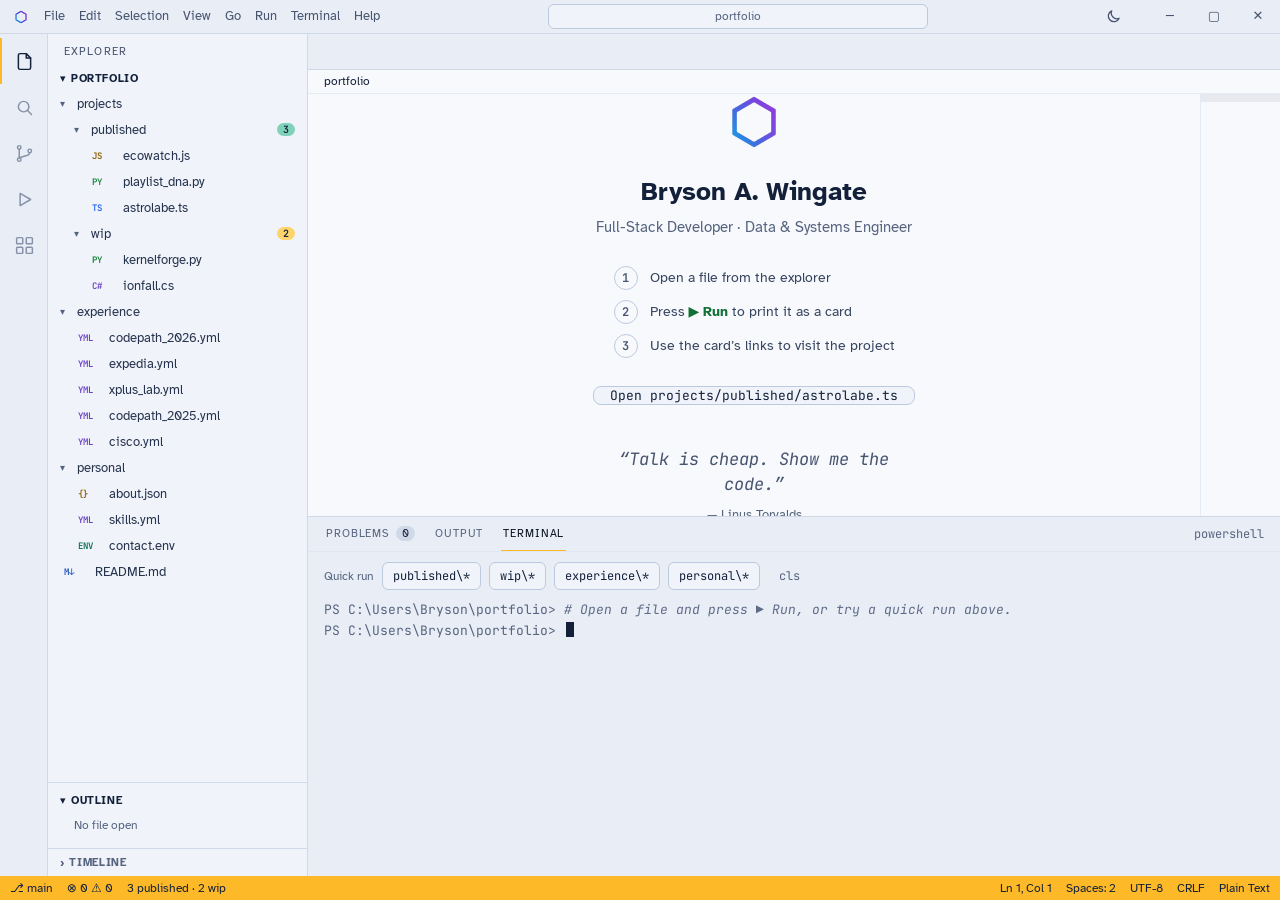
<file: portfolio-site/index.html>
<!DOCTYPE html>
<html lang="en">
<head>
  <meta charset="UTF-8">
  <meta name="viewport" content="width=device-width, initial-scale=1.0">
  <title>Bryson Wingate · Software Engineer Portfolio</title>
  <meta name="description" content="Bryson Wingate: CS senior at NC A&amp;T graduating May 2027, ex-Expedia and Cisco intern, open to new-grad SWE roles. A portfolio you run like an IDE.">
  <meta name="author" content="Bryson Wingate">
  <meta name="theme-color" content="#080d1a" media="(prefers-color-scheme: dark)">
  <meta name="theme-color" content="#e9eef6" media="(prefers-color-scheme: light)">

  <!-- Link previews (LinkedIn, Slack, iMessage). Preview apps need absolute URLs. -->
  <link rel="canonical" href="https://bryson-win-portfolio.netlify.app/">
  <meta property="og:type" content="website">
  <meta property="og:url" content="https://bryson-win-portfolio.netlify.app/">
  <meta property="og:title" content="Bryson Wingate · Software Engineer Portfolio">
  <meta property="og:description" content="CS senior @ NC A&amp;T · ex-Expedia &amp; Cisco intern. Open a file and press Run.">
  <meta property="og:image" content="https://bryson-win-portfolio.netlify.app/assets/main/og-image.png">
  <meta property="og:image:width" content="1200">
  <meta property="og:image:height" content="627">
  <meta property="og:image:alt" content="Bryson Wingate's portfolio: an IDE with astrolabe.ts open and its Run card printed in the terminal">
  <meta name="twitter:card" content="summary_large_image">
  <meta name="twitter:image" content="https://bryson-win-portfolio.netlify.app/assets/main/og-image.png">
  <link rel="icon" type="image/x-icon" href="assets/main/portfolio-icon.ico">

  <link rel="preconnect" href="https://fonts.googleapis.com">
  <link rel="preconnect" href="https://fonts.gstatic.com" crossorigin>
  <link href="https://fonts.googleapis.com/css2?family=Atkinson+Hyperlegible:wght@400;700&family=JetBrains+Mono:ital,wght@0,400;0,600;1,400&display=swap" rel="stylesheet">

  <!-- Apply a saved theme before first paint so there is no flash. -->
  <script>
    (function () {
      try {
        var t = localStorage.getItem('theme');
        if (t === 'light' || t === 'dark') document.documentElement.dataset.theme = t;
      } catch (e) {}
    })();
  </script>
  <link rel="stylesheet" href="styles/ide.css">
</head>
<body>
  <div class="ide" id="ide">

    <!-- ============ TITLE BAR ============ -->
    <header class="titlebar">
      <button type="button" class="files-btn" id="files-btn" aria-controls="sidebar" aria-expanded="false" aria-label="Show files">
        <svg viewBox="0 0 24 24" aria-hidden="true"><path d="M4 7h16M4 12h16M4 17h10"/></svg>
      </button>
      <img src="assets/main/portfolio-symbol.png" alt="" class="titlebar-logo">
      <nav class="menubar" aria-hidden="true">
        <span>File</span><span>Edit</span><span>Selection</span><span>View</span>
        <span>Go</span><span>Run</span><span>Terminal</span><span>Help</span>
      </nav>
      <div class="titlebar-search"><span>portfolio</span></div>
      <button type="button" class="theme-btn" id="theme-btn" aria-label="Switch theme">
        <svg class="icon-moon" viewBox="0 0 24 24" aria-hidden="true"><path d="M20 14.5A8 8 0 0 1 9.5 4a8 8 0 1 0 10.5 10.5z"/></svg>
        <svg class="icon-sun" viewBox="0 0 24 24" aria-hidden="true"><circle cx="12" cy="12" r="4"/><path d="M12 2v2M12 20v2M4.9 4.9l1.4 1.4M17.7 17.7l1.4 1.4M2 12h2M20 12h2M4.9 19.1l1.4-1.4M17.7 6.3l1.4-1.4"/></svg>
      </button>
      <div class="window-controls" aria-hidden="true">
        <span>&#9472;</span><span>&#9634;</span><span>&#10005;</span>
      </div>
    </header>

    <div class="workbench">

      <!-- ============ ACTIVITY BAR ============ -->
      <div class="activitybar" aria-hidden="true">
        <span class="activity is-active" title="Explorer">
          <svg viewBox="0 0 24 24"><path d="M14 3H7a2 2 0 0 0-2 2v14a2 2 0 0 0 2 2h10a2 2 0 0 0 2-2V8z"/><path d="M14 3v5h5"/></svg>
        </span>
        <span class="activity" title="Search">
          <svg viewBox="0 0 24 24"><circle cx="11" cy="11" r="6"/><path d="M20 20l-4.5-4.5"/></svg>
        </span>
        <span class="activity" title="Source control">
          <svg viewBox="0 0 24 24"><circle cx="6" cy="5" r="2"/><circle cx="6" cy="19" r="2"/><circle cx="18" cy="9" r="2"/><path d="M6 7v10"/><path d="M18 11c0 4-6 3-12 6"/></svg>
        </span>
        <span class="activity" title="Run">
          <svg viewBox="0 0 24 24"><path d="M7 5l12 7-12 7z"/></svg>
        </span>
        <span class="activity" title="Extensions">
          <svg viewBox="0 0 24 24"><rect x="3" y="3" width="7" height="7" rx="1"/><rect x="14" y="3" width="7" height="7" rx="1"/><rect x="3" y="14" width="7" height="7" rx="1"/><rect x="14" y="14" width="7" height="7" rx="1"/></svg>
        </span>
      </div>

      <!-- ============ EXPLORER ============ -->
      <div class="drawer-backdrop" id="drawer-backdrop" hidden></div>
      <nav class="sidebar" id="sidebar" aria-label="Explorer">
        <div class="sidebar-title">Explorer</div>
        <div class="section-header">&#9662; Portfolio</div>
        <div class="tree" id="tree"></div>
        <div class="outline">
          <div class="section-header">&#9662; Outline</div>
          <div class="outline-list" id="outline"></div>
        </div>
        <div class="sidebar-footer">&#8250; Timeline</div>
      </nav>

      <!-- ============ EDITOR + PANEL ============ -->
      <main class="main">
        <div class="tabbar">
          <div class="tabs" id="tabs" role="tablist" aria-label="Open files"></div>
          <button type="button" class="run-btn" id="run-btn" title="Run this file">
            <svg viewBox="0 0 20 20" aria-hidden="true"><path d="M5 3.5v13l11-6.5z"/></svg>
            <span>Run</span>
          </button>
        </div>
        <div class="breadcrumbs" id="breadcrumbs" aria-label="Breadcrumb"></div>
        <div class="editor-area">
        <div class="editor" id="editor">
          <div class="code" id="code" hidden></div>
          <div class="welcome" id="welcome">
            <img src="assets/main/portfolio-symbol.png" alt="" class="welcome-logo">
            <h1 class="welcome-name" id="welcome-name"></h1>
            <p class="welcome-title" id="welcome-title"></p>
            <ol class="welcome-steps">
              <li><span class="step-num">1</span><span>Open a file from the explorer<span class="step-mobile"> (&#9776; Files on mobile)</span></span></li>
              <li><span class="step-num">2</span><span>Press <span class="step-run">&#9654; Run</span> to print it as a card</span></li>
              <li><span class="step-num">3</span><span>Use the card&rsquo;s links to visit the project</span></li>
            </ol>
            <button type="button" class="welcome-cta" id="welcome-open">Open projects/published/astrolabe.ts</button>
            <blockquote class="welcome-quote">
              <p id="welcome-quote-text"></p>
              <cite id="welcome-quote-author"></cite>
            </blockquote>
          </div>
        </div>
        <div class="minimap" id="minimap" aria-hidden="true">
          <div class="minimap-lines" id="minimap-lines"></div>
          <div class="minimap-view" id="minimap-view"></div>
        </div>
        </div>
        <div class="sash" id="sash" role="separator" aria-orientation="horizontal" aria-label="Resize terminal panel" tabindex="0" title="Drag to resize. Double-click to reset."></div>
        <section class="panel" aria-label="Panel">
          <div class="panel-tabs" role="tablist" aria-label="Panel">
            <button type="button" class="panel-tab" data-panel="problems" role="tab">Problems <span class="panel-count">0</span></button>
            <button type="button" class="panel-tab" data-panel="output" role="tab">Output</button>
            <button type="button" class="panel-tab is-active" data-panel="terminal" role="tab">Terminal</button>
            <span class="panel-shell">powershell</span>
          </div>
          <div class="panel-view" data-view="problems" hidden>
            <p class="panel-empty">No problems have been detected in the workspace.</p>
          </div>
          <div class="panel-view panel-output" data-view="output" id="output" hidden></div>
          <div class="panel-view" data-view="terminal">
            <div class="quickrun">
              <span class="quickrun-label">Quick run</span>
              <button type="button" class="chip" data-run="projects/published">published\*</button>
              <button type="button" class="chip" data-run="projects/wip">wip\*</button>
              <button type="button" class="chip" data-run="experience">experience\*</button>
              <button type="button" class="chip" data-run="personal">personal\*</button>
              <button type="button" class="chip chip-ghost" data-run="cls">cls</button>
            </div>
            <div class="terminal" id="terminal" aria-live="polite"></div>
          </div>
        </section>
      </main>
    </div>

    <!-- ============ MOBILE PANE SWITCHER ============ -->
    <nav class="panebar" aria-label="View">
      <button type="button" class="pane-btn is-active" data-pane="code" aria-pressed="true">Code</button>
      <button type="button" class="pane-btn" data-pane="terminal" aria-pressed="false">Terminal<span class="pane-dot" id="pane-dot" hidden></span></button>
    </nav>

    <!-- ============ STATUS BAR ============ -->
    <footer class="statusbar">
      <div class="status-left">
        <span>&#9095; main</span>
        <span>&#8855; 0 &#9888; 0</span>
        <span id="status-counts"></span>
      </div>
      <div class="status-right">
        <span id="status-pos">Ln 1, Col 1</span>
        <span id="status-spaces">Spaces: 2</span>
        <span>UTF-8</span>
        <span>CRLF</span>
        <span id="status-lang">Plain Text</span>
      </div>
    </footer>
  </div>

  <script src="scripts/content.js"></script>
  <script src="scripts/highlight.js"></script>
  <script src="scripts/codegen.js"></script>
  <script src="scripts/ide.js"></script>
  <script src="scripts/terminal.js"></script>
  <script src="scripts/mobile.js"></script>
  <script src="scripts/theme.js"></script>
  <script src="scripts/resize.js"></script>
</body>
</html>
</file>
<file: portfolio-site/styles/ide.css>
/* ide.css: layout and theme for the IDE portfolio */
/* Theme: Aggie Blue & Gold (NC A&T navy + gold). Dark is the default. Light applies when the visitor picks it
   (data-theme="light") or when their system prefers light and they haven't chosen. */
:root {
  --bg: #0b1224;          /* editor */
  --bg-deep: #080d1a;     /* title bar, tabs, panel */
  --bg-side: #0f182e;     /* explorer, cards */
  --bg-hover: #142039;
  --bg-active: #18264a;
  --line: #1d2a47;
  --line-soft: #142039;
  --line-faint: #101a31;
  --line-strong: #2b3c63;
  --fg: #dfe6f3;
  --fg-strong: #ffffff;
  --fg-soft: #cbd4e6;
  --fg-2: #bac6dc;
  --fg-3: #9eabc6;
  --muted: #8593b0;
  --faint: #3d4a68;
  --icon-dim: #5c6a8a;
  --accent: #fdb927;
  --accent-hover: #ffc84d;
  --accent-ink: #fdb927;  /* accent used as text */
  --on-accent: #0b1224;   /* text on accent fills */
  --green: #7fd1b9;       /* badge fill */
  --amber: #fdd36b;       /* badge fill */
  --ok: #7fd1b9;          /* success text */
  --amber-ink: #fdd36b;   /* warning text */
  --run: #8fe0a8;
  --chip-bg: #17223e;
  --link-hover: #26365c;
  --media-bg: #080d1a;    /* logo tiles stay dark in both themes */
  --current-line-bg: #111c36;
  --current-line-border: #1b2a4c;
  --minimap-view: rgba(223, 230, 243, 0.07);
  --minimap-view-hover: rgba(223, 230, 243, 0.12);
  --backdrop: rgba(4, 8, 18, 0.6);
  --shadow: rgba(0, 0, 0, 0.5);

  --tok-kw: #7fb0ff;
  --tok-str: #fdd36b;
  --tok-com: #7a87a6;
  --tok-num: #ff9e7a;
  --tok-key: #a8c4ff;
  --tok-type: #c4a7ff;
  --tok-op: #8593b0;

  --lang-md: #a8c4ff;
  --lang-ts: #5b9bff;
  --lang-js: #fdd36b;
  --lang-py: #6fd39a;
  --lang-cs: #c4a7ff;
  --lang-yml: #c4a7ff;
  --lang-json: #fdb927;
  --lang-env: #7fd1b9;

  --font-ui: 'Atkinson Hyperlegible', 'Segoe UI', system-ui, sans-serif;
  --font-code: 'JetBrains Mono', Consolas, 'Courier New', monospace;
  color-scheme: dark;
}
:root[data-theme="light"] {
  --bg: #f7f9fc;
  --bg-deep: #e9eef6;
  --bg-side: #f0f4fa;
  --bg-hover: #e2e9f4;
  --bg-active: #d6e0f0;
  --line: #d0d9e8;
  --line-soft: #e0e7f2;
  --line-faint: #e5ebf4;
  --line-strong: #bccadf;
  --fg: #13203a;
  --fg-strong: #08111f;
  --fg-soft: #26334d;
  --fg-2: #36445f;
  --fg-3: #46546f;
  --muted: #56647f;
  --faint: #a6b1c4;
  --icon-dim: #8692a8;
  --accent: #fdb927;
  --accent-hover: #ffc84d;
  --accent-ink: #8a5e00;
  --on-accent: #13203a;
  --green: #7fd1b9;
  --amber: #fdd36b;
  --ok: #0f6b5c;
  --amber-ink: #8a5e00;
  --run: #127036;
  --chip-bg: #e1e8f3;
  --link-hover: #cdd8ea;
  --media-bg: #0b1224;
  --current-line-bg: #edf2f9;
  --current-line-border: #d9e2f0;
  --minimap-view: rgba(19, 32, 58, 0.07);
  --minimap-view-hover: rgba(19, 32, 58, 0.12);
  --backdrop: rgba(11, 18, 36, 0.35);
  --shadow: rgba(11, 18, 36, 0.18);

  --tok-kw: #004684;
  --tok-str: #8a5e00;
  --tok-com: #5f6c88;
  --tok-num: #b4441a;
  --tok-key: #1d4fb8;
  --tok-type: #6b3fc4;
  --tok-op: #5f6c88;

  --lang-md: #1d4fb8;
  --lang-ts: #2563eb;
  --lang-js: #8a5e00;
  --lang-py: #15803d;
  --lang-cs: #6b3fc4;
  --lang-yml: #6b3fc4;
  --lang-json: #8a5e00;
  --lang-env: #0f6b5c;
  color-scheme: light;
}
@media (prefers-color-scheme: light) {
  :root:not([data-theme="dark"]) {
    --bg: #f7f9fc;
    --bg-deep: #e9eef6;
    --bg-side: #f0f4fa;
    --bg-hover: #e2e9f4;
    --bg-active: #d6e0f0;
    --line: #d0d9e8;
    --line-soft: #e0e7f2;
    --line-faint: #e5ebf4;
    --line-strong: #bccadf;
    --fg: #13203a;
    --fg-strong: #08111f;
    --fg-soft: #26334d;
    --fg-2: #36445f;
    --fg-3: #46546f;
    --muted: #56647f;
    --faint: #a6b1c4;
    --icon-dim: #8692a8;
    --accent: #fdb927;
    --accent-hover: #ffc84d;
    --accent-ink: #8a5e00;
    --on-accent: #13203a;
    --green: #7fd1b9;
    --amber: #fdd36b;
    --ok: #0f6b5c;
    --amber-ink: #8a5e00;
    --run: #127036;
    --chip-bg: #e1e8f3;
    --link-hover: #cdd8ea;
    --media-bg: #0b1224;
    --current-line-bg: #edf2f9;
    --current-line-border: #d9e2f0;
    --minimap-view: rgba(19, 32, 58, 0.07);
    --minimap-view-hover: rgba(19, 32, 58, 0.12);
    --backdrop: rgba(11, 18, 36, 0.35);
    --shadow: rgba(11, 18, 36, 0.18);
  
    --tok-kw: #004684;
    --tok-str: #8a5e00;
    --tok-com: #5f6c88;
    --tok-num: #b4441a;
    --tok-key: #1d4fb8;
    --tok-type: #6b3fc4;
    --tok-op: #5f6c88;
  
    --lang-md: #1d4fb8;
    --lang-ts: #2563eb;
    --lang-js: #8a5e00;
    --lang-py: #15803d;
    --lang-cs: #6b3fc4;
    --lang-yml: #6b3fc4;
    --lang-json: #8a5e00;
    --lang-env: #0f6b5c;
    color-scheme: light;
  }
}

* { box-sizing: border-box; }
[hidden] { display: none !important; }
html, body { height: 100%; margin: 0; }
body {
  background: var(--bg);
  color: var(--fg);
  font: 13px/1.4 var(--font-ui);
  overflow: hidden;
}
button { font: inherit; color: inherit; cursor: pointer; }
a { color: inherit; }
:focus-visible { outline: 2px solid var(--accent); outline-offset: -2px; }

/* ---------- frame ---------- */
.ide {
  height: 100%;
  height: 100dvh;
  display: grid;
  /* minmax(0, 1fr): the column may never grow wider than the window,
     so long content (like many tabs) scrolls instead of stretching the page. */
  grid-template-columns: minmax(0, 1fr);
  grid-template-rows: 34px minmax(0, 1fr) auto 24px;
}

/* ---------- title bar ---------- */
.titlebar {
  display: flex;
  align-items: center;
  gap: 14px;
  padding-left: 12px;
  background: var(--bg-deep);
  border-bottom: 1px solid var(--line);
  color: var(--fg-3);
  min-width: 0;
}
.titlebar-logo { width: 18px; height: 18px; object-fit: contain; }
.menubar { display: flex; gap: 14px; white-space: nowrap; }
.titlebar-search { flex: 1; display: flex; justify-content: center; min-width: 0; }
.titlebar-search span {
  width: min(380px, 100%);
  border: 1px solid var(--line-strong);
  background: var(--bg-side);
  border-radius: 6px;
  padding: 3px 10px;
  text-align: center;
  font-size: 12px;
  color: var(--muted);
  white-space: nowrap;
  overflow: hidden;
}
.window-controls { display: flex; height: 100%; }
.window-controls span { width: 44px; display: flex; align-items: center; justify-content: center; }

/* ---------- workbench ---------- */
.workbench { display: flex; min-height: 0; min-width: 0; }

.activitybar {
  flex: none;
  width: 48px;
  background: var(--bg-deep);
  border-right: 1px solid var(--line);
  display: flex;
  flex-direction: column;
  padding-top: 4px;
}
.activity {
  height: 46px;
  display: flex;
  align-items: center;
  justify-content: center;
  border-left: 2px solid transparent;
}
.activity svg { width: 21px; height: 21px; fill: none; stroke: var(--icon-dim); stroke-width: 1.7; stroke-linecap: round; stroke-linejoin: round; }
.activity.is-active { border-left-color: var(--accent); }
.activity.is-active svg { stroke: var(--fg); }

/* ---------- explorer ---------- */
.sidebar {
  flex: none;
  width: 260px;
  background: var(--bg-side);
  border-right: 1px solid var(--line);
  display: flex;
  flex-direction: column;
  min-height: 0;
}
.sidebar-title {
  padding: 10px 16px 8px;
  font-size: 11px;
  letter-spacing: 0.1em;
  text-transform: uppercase;
  color: var(--fg-3);
}
.section-header {
  padding: 4px 12px;
  font-size: 11px;
  font-weight: 700;
  letter-spacing: 0.06em;
  text-transform: uppercase;
}
.tree { flex: 1; overflow-y: auto; padding-bottom: 8px; }
.tree-folder, .tree-file {
  display: flex;
  align-items: center;
  gap: 7px;
  width: 100%;
  height: 26px;
  padding-right: 12px;
  font-size: 13px;
  color: var(--fg-soft);
}
.tree-folder { border: 0; background: transparent; text-align: left; }
.tree-folder:hover { background: var(--bg-hover); }
.tree-folder .caret { width: 10px; font-size: 10px; color: var(--muted); }
.tree-badge {
  margin-left: auto;
  font: 600 10px var(--font-code);
  padding: 0 6px;
  border-radius: 999px;
  color: var(--on-accent);
}
.tree-file {
  border: 0;
  border-left: 2px solid transparent;
  background: transparent;
  text-align: left;
}
.tree-file:hover { background: var(--bg-hover); }
.tree-file.is-active { background: var(--bg-active); border-left-color: var(--accent); color: var(--fg-strong); }
.file-icon { width: 24px; flex: none; font: 600 9px var(--font-code); }
.sidebar-footer {
  border-top: 1px solid var(--line);
  padding: 6px 12px;
  font-size: 11px;
  font-weight: 700;
  letter-spacing: 0.06em;
  text-transform: uppercase;
  color: var(--muted);
}

/* ---------- editor area ---------- */
.main { flex: 1; min-width: 0; display: flex; flex-direction: column; }
.tabbar { height: 36px; flex: none; display: flex; background: var(--bg-deep); border-bottom: 1px solid var(--line); }
.tabs { flex: 1; min-width: 0; display: flex; overflow-x: auto; scrollbar-width: thin; }
.tab {
  flex: none;
  display: flex;
  align-items: center;
  height: 100%;
  border-right: 1px solid var(--line);
  border-top: 1px solid transparent;
  color: var(--muted);
}
.tab.is-active { background: var(--bg); border-top-color: var(--accent); color: var(--fg-strong); }
.tab-label {
  height: 100%;
  display: flex;
  align-items: center;
  gap: 7px;
  border: 0;
  background: transparent;
  padding: 0 4px 0 12px;
  font-size: 13px;
  color: inherit;
}
.tab-label .file-icon { width: auto; }
.tab-close {
  width: 26px;
  height: 26px;
  margin-right: 5px;
  border: 0;
  border-radius: 4px;
  background: transparent;
  color: var(--muted);
  font-size: 14px;
  line-height: 1;
}
.tab-close:hover { background: var(--bg-hover); color: var(--fg); }

.breadcrumbs {
  height: 24px;
  flex: none;
  display: flex;
  align-items: center;
  gap: 6px;
  padding: 0 16px;
  font-size: 12px;
  color: var(--muted);
  border-bottom: 1px solid var(--line-faint);
  white-space: nowrap;
  overflow: hidden;
}
.breadcrumbs .sep { color: var(--faint); }
.breadcrumbs .crumb:last-child { color: var(--fg); }

.editor-area { flex: 1; min-height: 0; display: flex; }
.editor { flex: 1; min-width: 0; overflow: auto; }

/* ---------- minimap ---------- */
.minimap {
  position: relative;
  flex: none;
  width: 80px;
  border-left: 1px solid var(--line-faint);
  cursor: pointer;
  overflow: hidden;
}
.minimap-lines { padding: 8px 8px 0 10px; display: flex; flex-direction: column; gap: 1px; }
.minimap-lines span { display: block; height: 2px; border-radius: 1px; opacity: 0.65; }
.minimap-view { position: absolute; left: 0; right: 0; top: 0; background: var(--minimap-view); pointer-events: none; }
.minimap:hover .minimap-view { background: var(--minimap-view-hover); }

/* ---------- outline ---------- */
.outline { flex: none; border-top: 1px solid var(--line); padding: 6px 0 10px; max-height: 40%; overflow-y: auto; }
.outline-item {
  display: flex;
  align-items: center;
  gap: 8px;
  width: 100%;
  height: 24px;
  padding: 0 12px 0 26px;
  border: 0;
  background: transparent;
  text-align: left;
  font: 12px var(--font-code);
  color: var(--fg-soft);
}
.outline-item:hover { background: var(--bg-hover); }
.outline-item.is-active { background: var(--bg-active); }
.outline-sym { color: var(--tok-key); font-size: 11px; }
.outline-line { margin-left: auto; color: var(--icon-dim); font-size: 11px; }
.outline-empty { padding: 4px 26px; font-size: 12px; color: var(--muted); }

/* ---------- code view ---------- */
.code { padding: 6px 0 24px; font: 14px/22px var(--font-code); }
.line { display: flex; border-top: 1px solid transparent; border-bottom: 1px solid transparent; cursor: text; }
.line.is-current { background: var(--current-line-bg); border-color: var(--current-line-border); }
.gutter { width: 60px; flex: none; text-align: right; padding-right: 22px; color: var(--faint); user-select: none; }
.line.is-current .gutter { color: var(--fg); }
.text { flex: 1; min-width: 0; padding-right: 24px; white-space: pre-wrap; overflow-wrap: anywhere; }
.caret-bar { display: inline-block; width: 2px; height: 17px; vertical-align: -3px; background: var(--accent); animation: blink 1.1s steps(1) infinite; }
@media (prefers-reduced-motion: reduce) { .caret-bar { animation: none; } }

.tok-kw   { color: var(--tok-kw); }
.tok-str  { color: var(--tok-str); }
.tok-com  { color: var(--tok-com); font-style: italic; }
.tok-num  { color: var(--tok-num); }
.tok-key  { color: var(--tok-key); }
.tok-type { color: var(--tok-type); }
.tok-op   { color: var(--tok-op); }
.tok-head { color: var(--accent-ink); font-weight: 600; }

.welcome {
  height: 100%;
  display: flex;
  flex-direction: column;
  align-items: center;
  justify-content: center;
  gap: 6px;
  padding: 24px;
  text-align: center;
}
.welcome-logo { width: 72px; height: 72px; object-fit: contain; opacity: 0.85; margin-bottom: 10px; }
.welcome-name { margin: 0; font-size: 26px; font-weight: 700; }
.welcome-title { margin: 0; color: var(--muted); font-size: 15px; }
.welcome-steps {
  list-style: none;
  margin: 22px 0 0;
  padding: 0;
  display: flex;
  flex-direction: column;
  gap: 10px;
  text-align: left;
  font-size: 14px;
  color: var(--fg-2);
}
.welcome-steps li { display: flex; align-items: center; gap: 12px; }
.step-num {
  flex: none;
  width: 24px;
  height: 24px;
  border-radius: 50%;
  display: flex;
  align-items: center;
  justify-content: center;
  border: 1px solid var(--line-strong);
  font: 600 12px var(--font-code);
  color: var(--fg-3);
}
.step-run { font-weight: 700; color: var(--run); white-space: nowrap; }
.step-mobile { display: none; }
.welcome-cta {
  margin-top: 22px;
  height: 38px;
  padding: 0 16px;
  border: 1px solid var(--line-strong);
  border-radius: 8px;
  background: var(--bg-side);
  font: 13px var(--font-code);
  color: var(--fg);
}
.welcome-cta:hover { border-color: var(--accent); }
.welcome-quote { margin: 36px 0 0; padding: 0; max-width: 36ch; }
.welcome-quote p { margin: 0; font: italic 17px/1.5 var(--font-code); color: var(--fg-3); }
.welcome-quote cite { display: block; margin-top: 8px; font-style: normal; font-size: 13px; color: var(--muted); }

/* ---------- panel ---------- */
/* ---------- editor / panel divider ---------- */
.sash {
  flex: none;
  position: relative;
  z-index: 2;
  height: 7px;
  margin: -3px 0 -4px;
  cursor: row-resize;
  touch-action: none;
}
.sash::after {
  content: '';
  position: absolute;
  left: 0;
  right: 0;
  top: 3px;
  height: 1px;
  background: transparent;
  transition: background 0.12s, height 0.12s, top 0.12s;
}
.sash:hover::after, .sash.is-dragging::after, .sash:focus-visible::after { top: 2px; height: 3px; background: var(--accent); }
.sash:focus-visible { outline: none; }
body.is-resizing { cursor: row-resize; user-select: none; }
body.is-resizing iframe, body.is-resizing .editor { pointer-events: none; }

.panel {
  flex: none;
  height: var(--panel-h, 360px);
  display: flex;
  flex-direction: column;
  background: var(--bg-deep);
  border-top: 1px solid var(--line);
}
.panel-tabs {
  display: flex;
  align-items: center;
  gap: 16px;
  padding: 0 16px;
  border-bottom: 1px solid var(--line-soft);
}
.panel-tab {
  height: 34px;
  display: flex;
  align-items: center;
  gap: 6px;
  padding: 0 2px;
  border: 0;
  border-bottom: 1px solid transparent;
  background: transparent;
  font-size: 11px;
  letter-spacing: 0.08em;
  text-transform: uppercase;
  color: var(--muted);
}
.panel-tab:hover { color: var(--fg); }
.panel-count { padding: 0 6px; border-radius: 999px; background: var(--line); color: var(--fg); letter-spacing: 0; }
.panel-view { flex: 1; min-height: 0; display: flex; flex-direction: column; }
.panel-empty { margin: 0; padding: 16px; color: var(--fg-3); }
.panel-output { padding: 14px 16px; font: 12px/1.7 var(--font-code); color: var(--fg-3); overflow-y: auto; }
.panel-tab.is-active { color: var(--fg-strong); border-bottom-color: var(--accent); }
.panel-shell { margin-left: auto; font: 12px var(--font-code); color: var(--muted); }
.terminal { flex: 1; min-height: 0; overflow-y: auto; padding: 10px 16px 16px; font: 13px/1.6 var(--font-code); }
.term-line { white-space: pre-wrap; overflow-wrap: anywhere; }
.term-prompt { color: var(--muted); }
.term-cmd { color: var(--fg); }
.term-cmd.term-comment { color: var(--tok-com); font-style: italic; }
.term-ok { color: var(--ok); }

/* ---------- run button + quick run ---------- */
.run-btn {
  flex: none;
  align-self: center;
  display: flex;
  align-items: center;
  gap: 6px;
  height: 28px;
  margin: 0 8px;
  padding: 0 12px;
  border: 0;
  border-radius: 5px;
  background: transparent;
  color: var(--run);
  font-weight: 700;
}
.run-btn svg { width: 14px; height: 14px; fill: currentColor; }
.run-btn:hover { background: var(--bg-hover); }

.quickrun { display: flex; flex-wrap: wrap; align-items: center; gap: 8px; padding: 10px 16px 0; }
.quickrun-label { font-size: 12px; color: var(--muted); }
.chip {
  height: 28px;
  padding: 0 10px;
  border: 1px solid var(--line-strong);
  border-radius: 6px;
  background: var(--bg-side);
  font: 12px var(--font-code);
}
.chip:hover { border-color: var(--muted); }
.chip-ghost { border-color: transparent; background: transparent; color: var(--muted); }

/* ---------- run cards ---------- */
.cards { display: flex; flex-wrap: wrap; gap: 14px; padding: 10px 0 12px; }
.card {
  flex: 1 1 520px;
  max-width: 680px;
  min-width: 0;
  display: flex;
  gap: 18px;
  align-items: flex-start;
  padding: 16px 22px 18px 16px;
  background: var(--bg-side);
  border: 1px solid var(--line-strong);
  border-radius: 24px;
  font-family: var(--font-ui);
  animation: card-in 0.25s ease-out both;
}
@keyframes card-in { from { opacity: 0; transform: translateY(6px); } }
@media (prefers-reduced-motion: reduce) { .card { animation: none; } }

.card-media {
  width: 84px;
  height: 84px;
  flex: none;
  border-radius: 20px;
  overflow: hidden;
  background: var(--media-bg);
  border: 1px solid var(--line);
  display: flex;
  align-items: center;
  justify-content: center;
}
.card-media img { width: 100%; height: 100%; object-fit: cover; }
.card-media--logo img, .card-media--wip img { width: 78%; height: 78%; object-fit: contain; }
.card-media--wip { opacity: 0.85; }
.card-media--photo img { object-position: 50% 20%; }
.card-media--collage { display: grid; grid-template-columns: 1fr 1fr; gap: 6px; padding: 12px; }
.card-media--collage img { width: 100%; height: 100%; object-fit: contain; }

.card-body { flex: 1; min-width: 0; display: flex; flex-direction: column; gap: 7px; }
.card-head { display: flex; align-items: center; flex-wrap: wrap; gap: 8px; }
.card-title { margin: 0; font-size: 20px; font-weight: 700; line-height: 1.2; color: var(--fg-strong); }
.card-badge { font: 600 10px var(--font-code); letter-spacing: 0.06em; padding: 2px 8px; border-radius: 999px; color: var(--on-accent); }
.card-badge--published { background: var(--green); }
.card-badge--wip { background: var(--amber); }
.card-meta { margin: 0; font-size: 15px; font-weight: 700; color: var(--fg); }
.card-sub { margin: 0; font-size: 13px; color: var(--muted); }
.card-desc { margin: 0; font-size: 14px; line-height: 1.5; color: var(--fg-2); max-width: 62ch; }
.card-bullets { margin: 2px 0 0; padding-left: 18px; font-size: 14px; line-height: 1.5; color: var(--fg-2); display: flex; flex-direction: column; gap: 4px; max-width: 70ch; }
.card-chips, .card-skills { list-style: none; margin: 0; padding: 0; display: flex; flex-wrap: wrap; gap: 6px; }
.card-chips li { font: 11px var(--font-code); padding: 2px 8px; border-radius: 6px; background: var(--chip-bg); color: var(--fg-3); }
.card-skills li { display: flex; align-items: center; gap: 6px; font-size: 12px; padding: 3px 9px 3px 4px; border-radius: 999px; background: var(--chip-bg); color: var(--fg-soft); }
.card-skills img { width: 18px; height: 18px; object-fit: contain; }
.card-skills--grid { display: grid; grid-template-columns: repeat(auto-fill, minmax(150px, 1fr)); gap: 8px; margin-top: 4px; }
.card-skills--grid li { gap: 10px; padding: 7px 12px 7px 8px; border-radius: 12px; font-size: 13px; }
.card-skills--grid img { width: 26px; height: 26px; }
.card-links { display: flex; flex-wrap: wrap; align-items: center; gap: 8px; margin-top: 4px; }
.card-link {
  display: inline-flex;
  align-items: center;
  gap: 7px;
  height: 38px;
  padding: 0 16px;
  border-radius: 999px;
  background: var(--line);
  color: var(--fg);
  font-size: 14px;
  font-weight: 700;
  text-decoration: none;
}
button.card-link { border: 0; font-family: inherit; cursor: pointer; }
.card-link { transition: background 0.12s, color 0.12s; }
.card-link:hover, .card-link:focus-visible { background: var(--accent); color: var(--on-accent); }
/* The white GitHub icon would vanish on gold: darken it while hovered. */
.card-link:hover img[src$="github-icon.png"], .card-link:focus-visible img[src$="github-icon.png"] { filter: invert(1); }
.card-link.is-copied { background: var(--green); color: var(--on-accent); }
.card-link-icon { width: 18px; height: 18px; object-fit: contain; }
.card-link-arrow { opacity: 0.8; }
.card-note { font-size: 13px; color: var(--amber-ink); }
.term-cursor { display: inline-block; width: 8px; height: 15px; vertical-align: -2px; margin-left: 2px; background: var(--fg); animation: blink 1.1s steps(1) infinite; }
@keyframes blink { 50% { opacity: 0; } }
@media (prefers-reduced-motion: reduce) { .term-cursor { animation: none; } }

/* ---------- status bar ---------- */
.statusbar {
  display: flex;
  align-items: center;
  justify-content: space-between;
  gap: 14px;
  padding: 0 10px;
  background: var(--accent);
  color: var(--on-accent);
  font-size: 12px;
  white-space: nowrap;
  overflow: hidden;
}
.status-left, .status-right { display: flex; gap: 14px; }
/* Pin rows so the hidden mobile switcher never shifts the status bar. */
.titlebar { grid-row: 1; min-width: 0; }
.workbench { grid-row: 2; }
.panebar { grid-row: 3; }
.statusbar { grid-row: 4; height: 24px; min-width: 0; }

/* ---------- mobile-only pieces (hidden on desktop) ---------- */
.files-btn, .panebar, .drawer-backdrop { display: none; }

/* ==================================================================
 * Mobile: below 900px the explorer becomes a drawer and the editor
 * and terminal share the screen through a Code / Terminal switcher.
 * ================================================================== */
@media (max-width: 900px) {
  .ide { grid-template-rows: 48px minmax(0, 1fr) auto 24px; }

  /* title bar */
  .titlebar { gap: 10px; padding-left: 4px; }
  .menubar, .window-controls, .titlebar-logo { display: none; }
  .titlebar-search { justify-content: flex-start; padding-right: 12px; }
  .titlebar-search span { width: 100%; text-align: left; }
  .files-btn {
    display: flex;
    align-items: center;
    justify-content: center;
    flex: none;
    width: 44px;
    height: 44px;
    border: 0;
    border-radius: 8px;
    background: transparent;
  }
  .files-btn svg { width: 22px; height: 22px; fill: none; stroke: var(--fg); stroke-width: 2; stroke-linecap: round; }

  /* explorer drawer */
  .activitybar { display: none; }
  .sidebar {
    position: fixed;
    z-index: 20;
    top: 0;
    bottom: 0;
    left: 0;
    width: min(300px, 85vw);
    padding-top: env(safe-area-inset-top, 0px);
    transform: translateX(-100%);
    transition: transform 0.2s ease-out;
    box-shadow: 0 0 40px var(--shadow);
  }
  .ide.drawer-open .sidebar { transform: none; }
  .drawer-backdrop { display: block; position: fixed; z-index: 19; inset: 0; background: var(--backdrop); }
  .drawer-backdrop[hidden] { display: none; }
  .tree-folder, .tree-file { height: 40px; }
  @media (prefers-reduced-motion: reduce) { .sidebar { transition: none; } }

  /* one pane at a time */
  .main { position: relative; }
  .ide[data-pane="code"] .panel { display: none; }
  .ide[data-pane="terminal"] .breadcrumbs,
  .ide[data-pane="terminal"] .editor { display: none; }
  .panel { flex: 1; height: auto; min-height: 0; border-top: 0; }

  .panebar {
    display: grid;
    grid-template-columns: 1fr 1fr;
    background: var(--bg-deep);
    border-top: 1px solid var(--line);
    padding-bottom: env(safe-area-inset-bottom, 0px);
  }
  .pane-btn {
    position: relative;
    height: 48px;
    border: 0;
    border-top: 2px solid transparent;
    background: transparent;
    color: var(--muted);
    font-weight: 700;
    font-size: 14px;
  }
  .pane-btn.is-active { color: var(--fg-strong); border-top-color: var(--accent); }
  .pane-dot { position: absolute; top: 12px; margin-left: 6px; width: 7px; height: 7px; border-radius: 50%; background: var(--accent); }

  .minimap { display: none; }
  .sash { display: none; }
  .step-mobile { display: inline; }
  .welcome { justify-content: flex-start; padding-top: 40px; }

  /* editor density */
  .code { font-size: 12.5px; line-height: 20px; }
  .gutter { width: 40px; padding-right: 12px; }
  .text { padding-right: 12px; }
  .tab-label { padding-left: 10px; font-size: 12px; }
  .run-btn { height: 34px; margin: 0 6px; padding: 0 14px; background: var(--accent); color: var(--on-accent); border-radius: 7px; }
  .run-btn:hover { background: var(--accent-hover); }

  /* cards */
  .terminal { padding: 8px 12px 16px; }
  .quickrun { padding: 10px 12px 0; }
  .chip { height: 34px; }
  .card { flex-basis: 100%; max-width: none; gap: 14px; padding: 14px; border-radius: 20px; }
  .card-media { width: 56px; height: 56px; border-radius: 14px; }
  .card-title { font-size: 18px; }
  .card-link { height: 40px; }

  /* status bar: keep only the useful bits */
  .status-left span:nth-child(2),
  .status-right span:not(#status-lang) { display: none; }
}

@media (max-width: 480px) {
  .card { flex-direction: column; }
  .card-media { width: 64px; height: 64px; }
  .panel-shell { display: none; }
}

/* ---------- theme toggle ---------- */
.theme-btn {
  flex: none;
  width: 34px;
  height: 28px;
  margin-right: 4px;
  display: flex;
  align-items: center;
  justify-content: center;
  border: 0;
  border-radius: 6px;
  background: transparent;
  color: var(--fg-3);
}
.theme-btn:hover { background: var(--bg-hover); color: var(--fg); }
.theme-btn svg { width: 17px; height: 17px; fill: none; stroke: currentColor; stroke-width: 1.8; stroke-linecap: round; stroke-linejoin: round; }
.theme-btn .icon-sun { display: none; }
.theme-btn[data-mode="dark"] .icon-sun { display: block; }
.theme-btn[data-mode="dark"] .icon-moon { display: none; }
@media (max-width: 900px) { .theme-btn { width: 44px; height: 44px; } }

/* The GitHub icon is pure white: darken it on light backgrounds only. */
:root[data-theme="light"] img[src$="github-icon.png"] { filter: invert(1); }
@media (prefers-color-scheme: light) {
  :root:not([data-theme="dark"]) img[src$="github-icon.png"] { filter: invert(1); }
}
</file>
